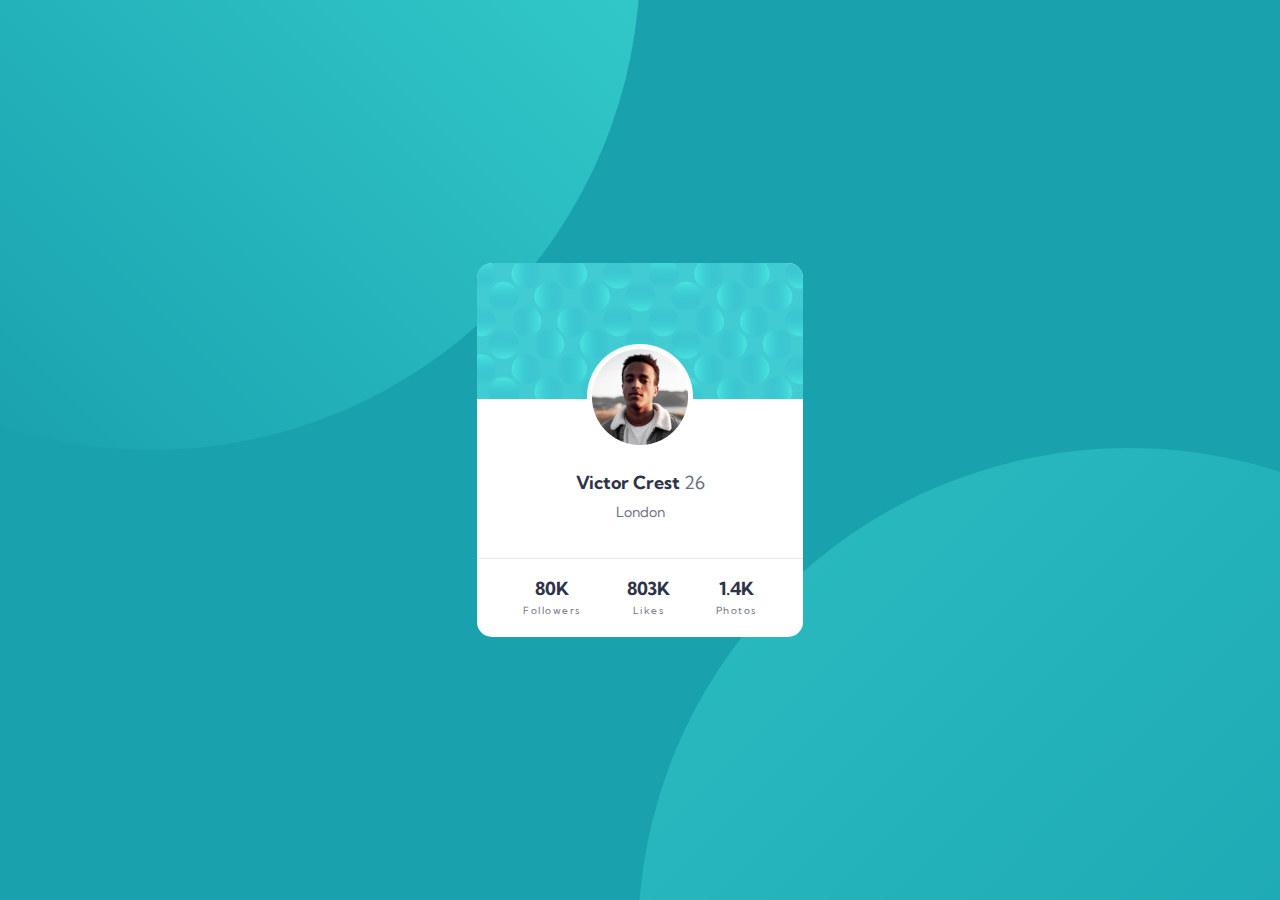
<file: index.html>
<!DOCTYPE html>
<html lang="en">

<head>
	<meta charset="UTF-8" />
	<meta http-equiv="X-UA-Compatible" content="IE=edge" />
	<meta name="viewport" content="width=device-width, initial-scale=1.0" />
	<title>Profile Card</title>

	<link rel="preconnect" href="https://fonts.googleapis.com">
	<link rel="preconnect" href="https://fonts.gstatic.com" crossorigin>
	<link href="https://fonts.googleapis.com/css2?family=Kumbh+Sans:wght@400;700&display=swap" rel="stylesheet">

	<link rel="stylesheet" href="./css/styleProfileCard.css" />
</head>

<body>

	<main class="main">
		<div class="card">
			<div class="card__topBG"></div>
			<div class="card__photo"><img src="../img/Oval.png" alt="profile photo"></div>
			<div class="card__personalInfo">
				<p>
					<span class="card__personalInfo__name">Victor Crest	<span class="card__personalInfo__age">26<span></span>
					<!-- &nbsp -->
				</p>
				<p class="card__personalInfo__city">London</p>
			</div>
			<div class="card__socialMedia">
				<div>
					<p class="card__socialMedia__numbers">80K</p>
					<p class="card__socialMedia__text">Followers</p>
				</div>
				<div>
					<p class="card__socialMedia__numbers">803K</p>
					<p class="card__socialMedia__text">Likes</p>
				</div>
				<div>
					<p class="card__socialMedia__numbers">1.4K</p>
					<p class="card__socialMedia__text">Photos</p>
				</div>
			</div>
		</div>
		<div class="bgCircle bgCircle__bottom"></div>
		<div class="bgCircle bgCircle__top"></div>
	</main>


</body>


</html>
</file>
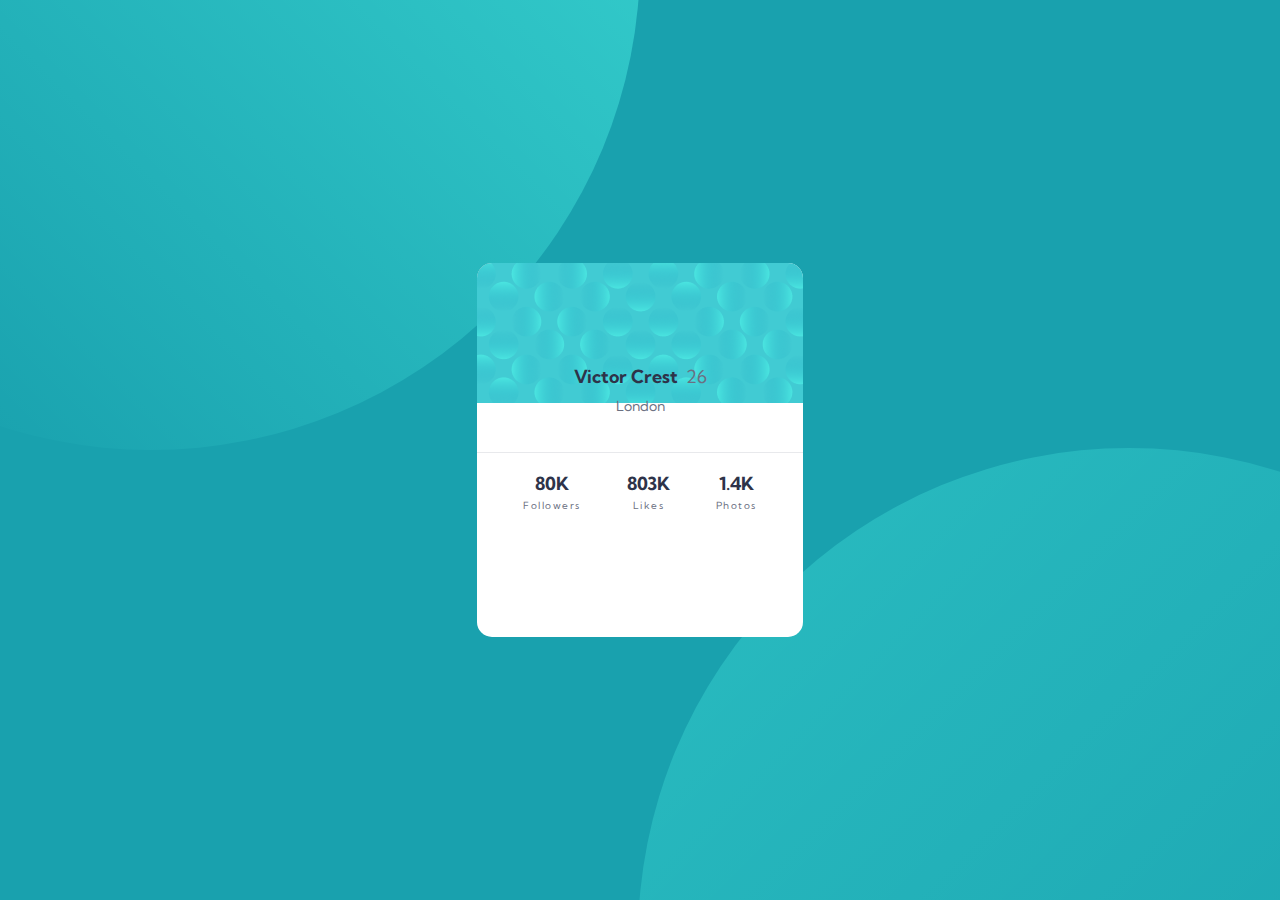
<file: profileCardComponent.html>
<!DOCTYPE html>
<html lang="en">

<head>
	<meta charset="UTF-8" />
	<meta http-equiv="X-UA-Compatible" content="IE=edge" />
	<meta name="viewport" content="width=device-width, initial-scale=1.0" />
	<title>Profile Card</title>

	<link rel="preconnect" href="https://fonts.googleapis.com">
	<link rel="preconnect" href="https://fonts.gstatic.com" crossorigin>
	<link href="https://fonts.googleapis.com/css2?family=Kumbh+Sans:wght@400;700&display=swap" rel="stylesheet">

	<link rel="stylesheet" href="./css/styleProfileCard.css" />
</head>

<body>

	<main class="main">
		<div class="card">
			<div class="card__topBG"></div>
			<div class="card__photo"></div>
			<div class="card__personalInfo">
				<p>
					<span class="card__personalInfo__name">Victor Crest</span>&nbsp
					<span class="card__personalInfo__age">26<span>
				</p>
				<p class="card__personalInfo__city">London</p>
			</div>
			<div class="card__socialMedia">
				<div>
					<p class="card__socialMedia__numbers">80K</p>
					<p class="card__socialMedia__text">Followers</p>
				</div>
				<div>
					<p class="card__socialMedia__numbers">803K</p>
					<p class="card__socialMedia__text">Likes</p>
				</div>
				<div>
					<p class="card__socialMedia__numbers">1.4K</p>
					<p class="card__socialMedia__text">Photos</p>
				</div>
			</div>
		</div>
		<div class="bgCircle bgCircle__bottom"></div>
		<div class="bgCircle bgCircle__top"></div>
	</main>


</body>


</html>
</file>
<file: css/styleProfileCard.css>
* {
	margin: 0;
	padding: 0;
	box-sizing: border-box;
}
.main {
	position: relative;
	background-color: #19a1ae;
	font-family: 'Kumbh Sans';
	font-style: normal;
	height: 100vh;
	width: 100vw;
	overflow: hidden;
}
.card {
	position: absolute;
	top: 50%;
	left: 50%;
	transform: translate(-50%, -50%);
	display: flex;
	flex-direction: column;
	justify-content: flex-start;
	align-items: center;
	z-index: 1;
	height: 374px;
	width: 90%;
	background-color: #fff;
	border-radius: 15px;
}
.card__topBG {
	height: 140px;
	width: 100%;
	background-color: #19a1ae;
	background-image: url('../img/bg.png');
	border-radius: 15px 15px 0 0;
}
.card__photo {
	transform: translateY(-50%);
}
.card__personalInfo {
	transform: translateY(-75%);
	display: flex;
	flex-direction: column;
	align-items: center;
}
.card__personalInfo__name {
	font-weight: 700;
	font-size: 18px;
	line-height: 22px;
	color: #2e3349;
}
.card__personalInfo__age {
	font-weight: 400;
	font-size: 18px;
	line-height: 22px;
	color: #6b7082;
}
.card__personalInfo__city {
	margin-top: 10px;
	font-weight: 400;
	font-size: 14px;
	line-height: 17px;
	color: #6b7082;
}
.card__socialMedia {
	height: 80px;
	width: 100%;
	display: flex;
	flex-direction: row;
	align-items: flex-end;
	justify-content: space-evenly;
	text-align: center;
	padding-bottom: 20px;
	border-top: solid;
	border-width: 1px;
	border-top-color: #e8e9ec;
}
.card__socialMedia__numbers {
	margin-bottom: 5px;
	font-weight: 700;
	font-size: 18px;
	line-height: 22px;
	color: #2e3349;
}
.card__socialMedia__text {
	font-weight: 400;
	font-size: 10px;
	line-height: 12px;
	letter-spacing: 1.5px;
	color: #6b7082;
}
.bgCircle {
	position: absolute;
	width: 978px;
	height: 978px;
	background: linear-gradient(
		180deg,
		rgba(9, 137, 180, 0.0001) 0.78%,
		#53ffee 99.94%
	);
	mix-blend-mode: normal;
	border-radius: 50%;
}
.bgCircle__bottom {
	left: 50%;
	top: 50%;
	opacity: 0.25;
	transform: matrix(0.71, -0.71, -0.71, -0.71, 0, 0);
}
.bgCircle__top {
	right: 50%;
	bottom: 50%;
	opacity: 0.5;
	transform: rotate(-135deg);
}
@media (min-width: 360px) {
	.card {
		width: 326px;
	}
}
</file>
